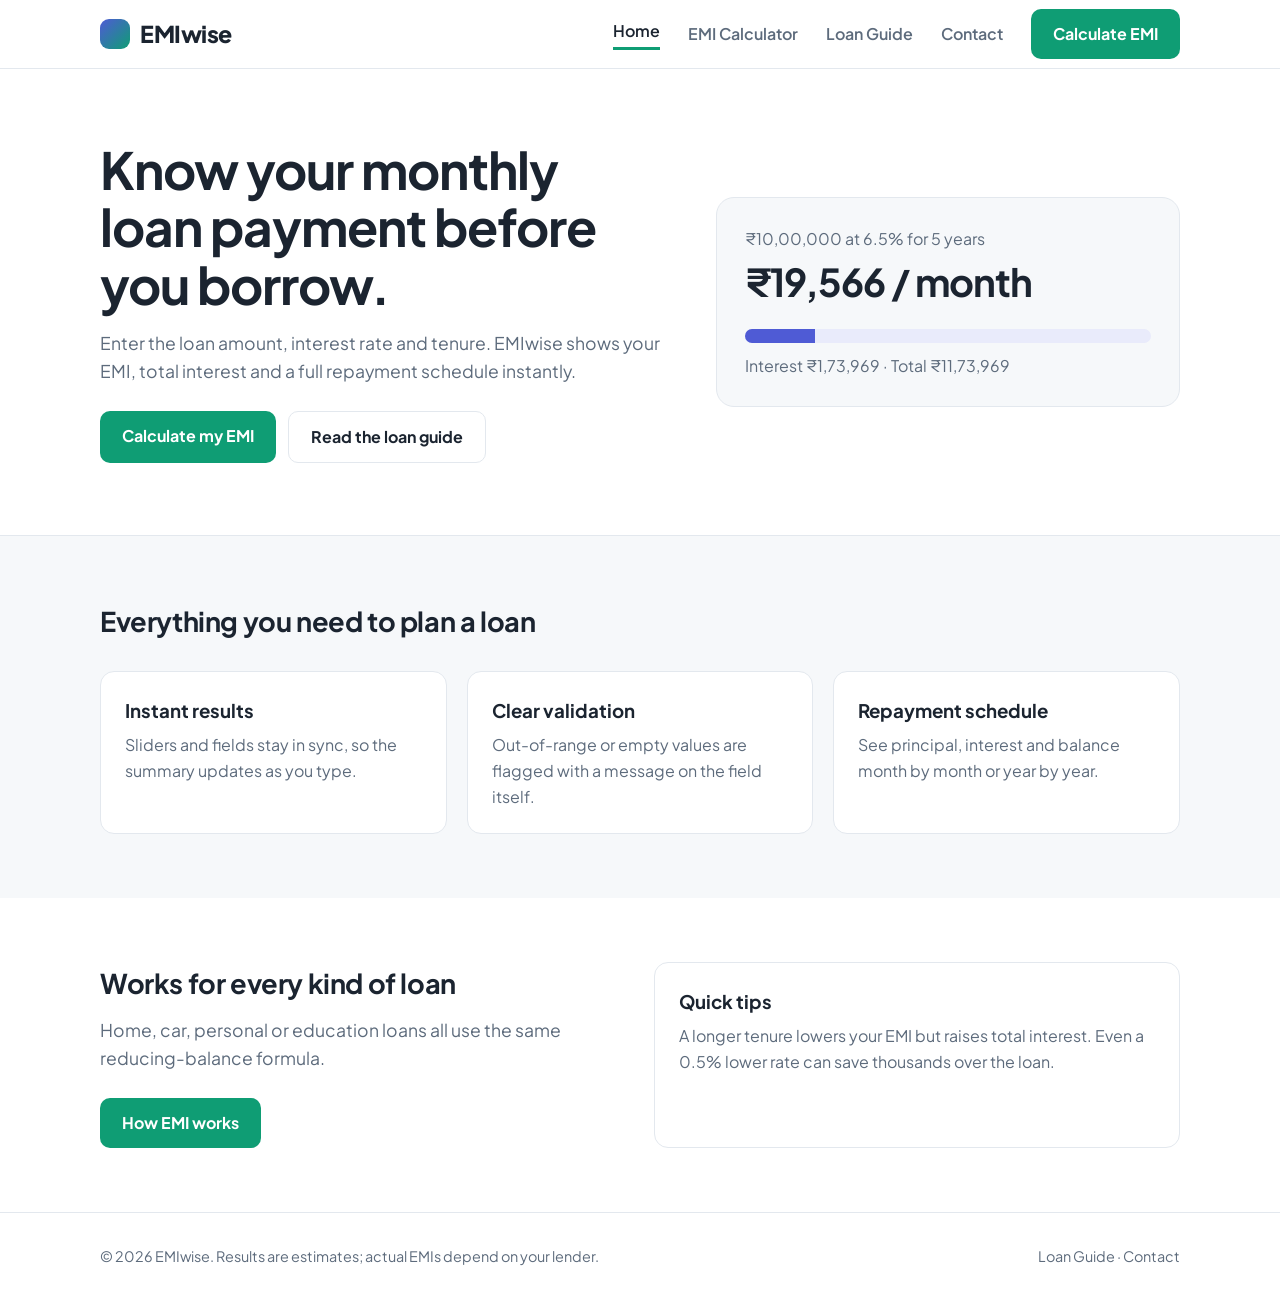
<file: index.html>
<!DOCTYPE html>
<html lang="en"><head><meta charset="UTF-8"><meta name="viewport" content="width=device-width,initial-scale=1">
<title>Home | EMIwise</title><meta name="description" content="EMIwise: free EMI calculator with amortization schedule and loan guides.">
<link rel="preconnect" href="https://fonts.googleapis.com"><link href="https://fonts.googleapis.com/css2?family=Plus+Jakarta+Sans:wght@400;600;700;800&display=swap" rel="stylesheet">
<link rel="stylesheet" href="style.css"></head><body>
<header><div class="wrap nav"><a class="logo" href="index.html"><i></i>EMIwise</a>
<button id="burger" aria-label="Menu">☰</button>
<nav class="menu" id="menu"><a href="index.html" class=on>Home</a><a href="calculator.html">EMI Calculator</a><a href="guide.html">Loan Guide</a><a href="contact.html">Contact</a><a class="btn" href="calculator.html" style="color:#fff">Calculate EMI</a></nav></div></header>
<section class="hero"><div class="wrap"><div>
<h1>Know your monthly loan payment before you borrow.</h1>
<p class="lead">Enter the loan amount, interest rate and tenure. EMIwise shows your EMI, total interest and a full repayment schedule instantly.</p>
<div class="row"><a class="btn" href="calculator.html">Calculate my EMI</a><a class="btn ghost" href="guide.html">Read the loan guide</a></div></div>
<div class="sample"><span style="color:var(--muted)">₹10,00,000 at 6.5% for 5 years</span><b>₹19,566 / month</b>
<div class="bar"><span></span></div><span style="color:var(--muted)">Interest ₹1,73,969 · Total ₹11,73,969</span></div></div></section>
<section class="s"><div class="wrap"><h2>Everything you need to plan a loan</h2>
<div class="grid"><div class="card"><h3>Instant results</h3><p>Sliders and fields stay in sync, so the summary updates as you type.</p></div>
<div class="card"><h3>Clear validation</h3><p>Out-of-range or empty values are flagged with a message on the field itself.</p></div>
<div class="card"><h3>Repayment schedule</h3><p>See principal, interest and balance month by month or year by year.</p></div></div></div></section>
<section class="s" style="background:#fff"><div class="wrap two"><div><h2>Works for every kind of loan</h2><p class="lead">Home, car, personal or education loans all use the same reducing-balance formula.</p><a class="btn" href="guide.html">How EMI works</a></div>
<div class="card"><h3>Quick tips</h3><p>A longer tenure lowers your EMI but raises total interest. Even a 0.5% lower rate can save thousands over the loan.</p></div></div></section>
<footer><div class="wrap"><span>© 2026 EMIwise. Results are estimates; actual EMIs depend on your lender.</span><span><a href="guide.html">Loan Guide</a> · <a href="contact.html">Contact</a></span></div></footer>
<script src="app.js"></script></body></html>
</file>
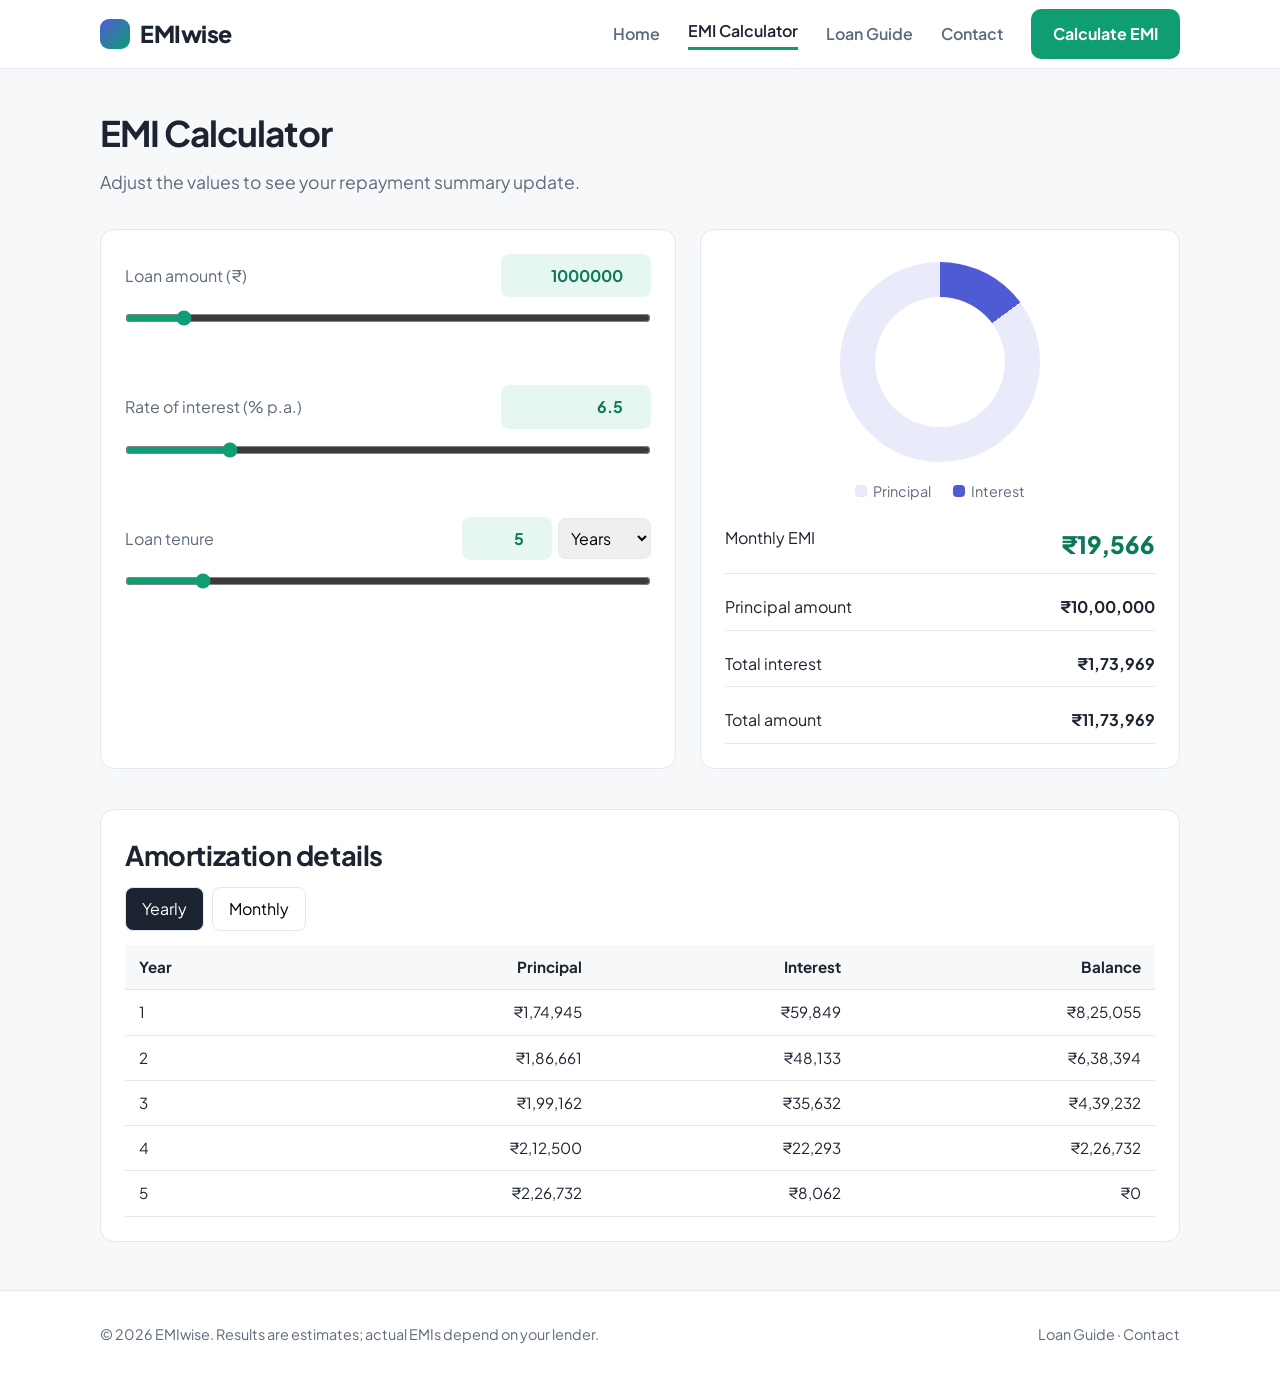
<file: calculator.html>
<!DOCTYPE html>
<html lang="en"><head><meta charset="UTF-8"><meta name="viewport" content="width=device-width,initial-scale=1">
<title>EMI Calculator | EMIwise</title><meta name="description" content="EMIwise: free EMI calculator with amortization schedule and loan guides.">
<link rel="preconnect" href="https://fonts.googleapis.com"><link href="https://fonts.googleapis.com/css2?family=Plus+Jakarta+Sans:wght@400;600;700;800&display=swap" rel="stylesheet">
<link rel="stylesheet" href="style.css"></head><body>
<header><div class="wrap nav"><a class="logo" href="index.html"><i></i>EMIwise</a>
<button id="burger" aria-label="Menu">☰</button>
<nav class="menu" id="menu"><a href="index.html">Home</a><a href="calculator.html" class=on>EMI Calculator</a><a href="guide.html">Loan Guide</a><a href="contact.html">Contact</a><a class="btn" href="calculator.html" style="color:#fff">Calculate EMI</a></nav></div></header>
<div class="wrap"><div class="page-h"><h1 style="font-size:2.2rem">EMI Calculator</h1><p class="lead" style="margin:0">Adjust the values to see your repayment summary update.</p></div>
<div class="calc"><div class="card" id="inputs">
<div class="field"><div class="top"><label for="amt">Loan amount (₹)</label><input type="number" id="amt" value="1000000" min="10000" max="50000000"></div><input type="range" id="amtR" min="10000" max="10000000" step="10000" value="1000000" aria-label="Loan amount slider"><span class="err" id="amtE"></span></div>
<div class="field"><div class="top"><label for="rate">Rate of interest (% p.a.)</label><input type="number" id="rate" value="6.5" min="1" max="30" step="0.1"></div><input type="range" id="rateR" min="1" max="30" step="0.1" value="6.5" aria-label="Interest rate slider"><span class="err" id="rateE"></span></div>
<div class="field"><div class="top"><label for="ten">Loan tenure</label><span><input type="number" id="ten" value="5" min="1" max="30" style="width:90px"><select id="unit" aria-label="Tenure unit"><option value="12">Years</option><option value="1">Months</option></select></span></div><input type="range" id="tenR" min="1" max="30" step="1" value="5" aria-label="Tenure slider"><span class="err" id="tenE"></span></div></div>
<div class="card"><div class="donut" id="donut" role="img" aria-label="Principal versus interest chart"></div>
<div class="legend"><span><i style="background:var(--indigo-t);border:1px solid var(--line)"></i>Principal</span><span><i style="background:var(--indigo)"></i>Interest</span></div>
<div class="res"><div><span>Monthly EMI</span><span class="big" id="emi">-</span></div><div><span>Principal amount</span><b id="pri">-</b></div><div><span>Total interest</span><b id="int">-</b></div><div><span>Total amount</span><b id="tot">-</b></div></div></div></div>
<div class="card" style="margin-bottom:48px"><h2>Amortization details</h2><div class="tabs"><button id="tY" class="on">Yearly</button><button id="tM">Monthly</button></div><div class="tw"><table><thead><tr><th id="pl">Year</th><th>Principal</th><th>Interest</th><th>Balance</th></tr></thead><tbody id="rows"></tbody></table></div></div></div>
<footer><div class="wrap"><span>© 2026 EMIwise. Results are estimates; actual EMIs depend on your lender.</span><span><a href="guide.html">Loan Guide</a> · <a href="contact.html">Contact</a></span></div></footer>
<script src="app.js"></script></body></html>
</file>
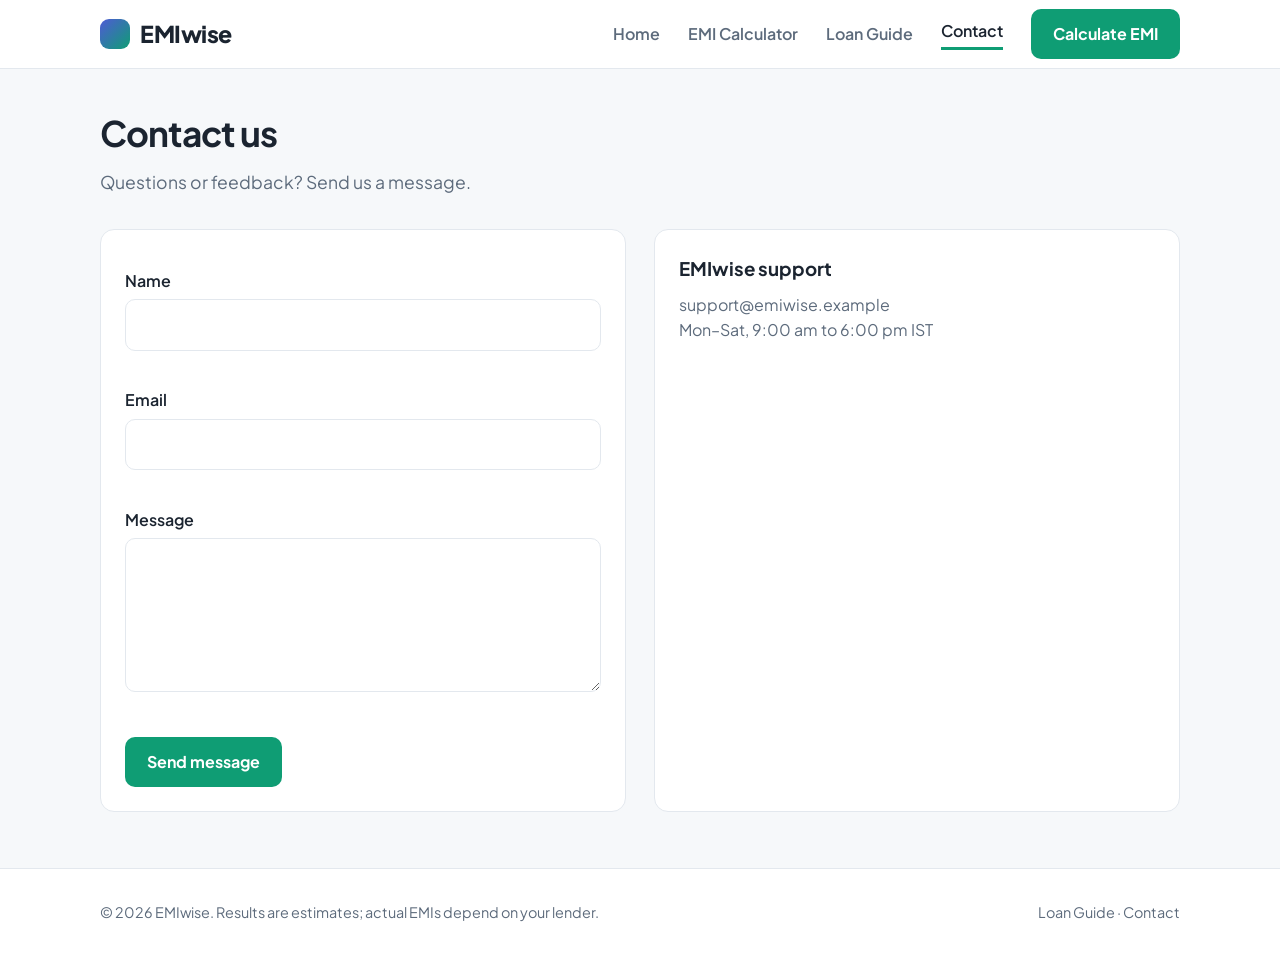
<file: contact.html>
<!DOCTYPE html>
<html lang="en"><head><meta charset="UTF-8"><meta name="viewport" content="width=device-width,initial-scale=1">
<title>Contact | EMIwise</title><meta name="description" content="EMIwise: free EMI calculator with amortization schedule and loan guides.">
<link rel="preconnect" href="https://fonts.googleapis.com"><link href="https://fonts.googleapis.com/css2?family=Plus+Jakarta+Sans:wght@400;600;700;800&display=swap" rel="stylesheet">
<link rel="stylesheet" href="style.css"></head><body>
<header><div class="wrap nav"><a class="logo" href="index.html"><i></i>EMIwise</a>
<button id="burger" aria-label="Menu">☰</button>
<nav class="menu" id="menu"><a href="index.html">Home</a><a href="calculator.html">EMI Calculator</a><a href="guide.html">Loan Guide</a><a href="contact.html" class=on>Contact</a><a class="btn" href="calculator.html" style="color:#fff">Calculate EMI</a></nav></div></header>
<div class="wrap"><div class="page-h"><h1 style="font-size:2.2rem">Contact us</h1><p class="lead" style="margin:0">Questions or feedback? Send us a message.</p></div>
<div class="two" style="margin:24px 0 56px"><form class="card form" id="cf" novalidate><label for="n">Name</label><input id="n"><span class="err" id="nE"></span>
<label for="e">Email</label><input id="e" type="email"><span class="err" id="eE"></span><label for="m">Message</label><textarea id="m" rows="5"></textarea><span class="err" id="mE"></span>
<button class="btn" style="margin-top:16px">Send message</button><div class="ok" id="ok" role="status">Thanks! Your message has been sent.</div></form>
<div class="card"><h3>EMIwise support</h3><p style="margin-top:8px">support@emiwise.example<br>Mon–Sat, 9:00 am to 6:00 pm IST</p></div></div></div>
<footer><div class="wrap"><span>© 2026 EMIwise. Results are estimates; actual EMIs depend on your lender.</span><span><a href="guide.html">Loan Guide</a> · <a href="contact.html">Contact</a></span></div></footer>
<script src="app.js"></script></body></html>
</file>
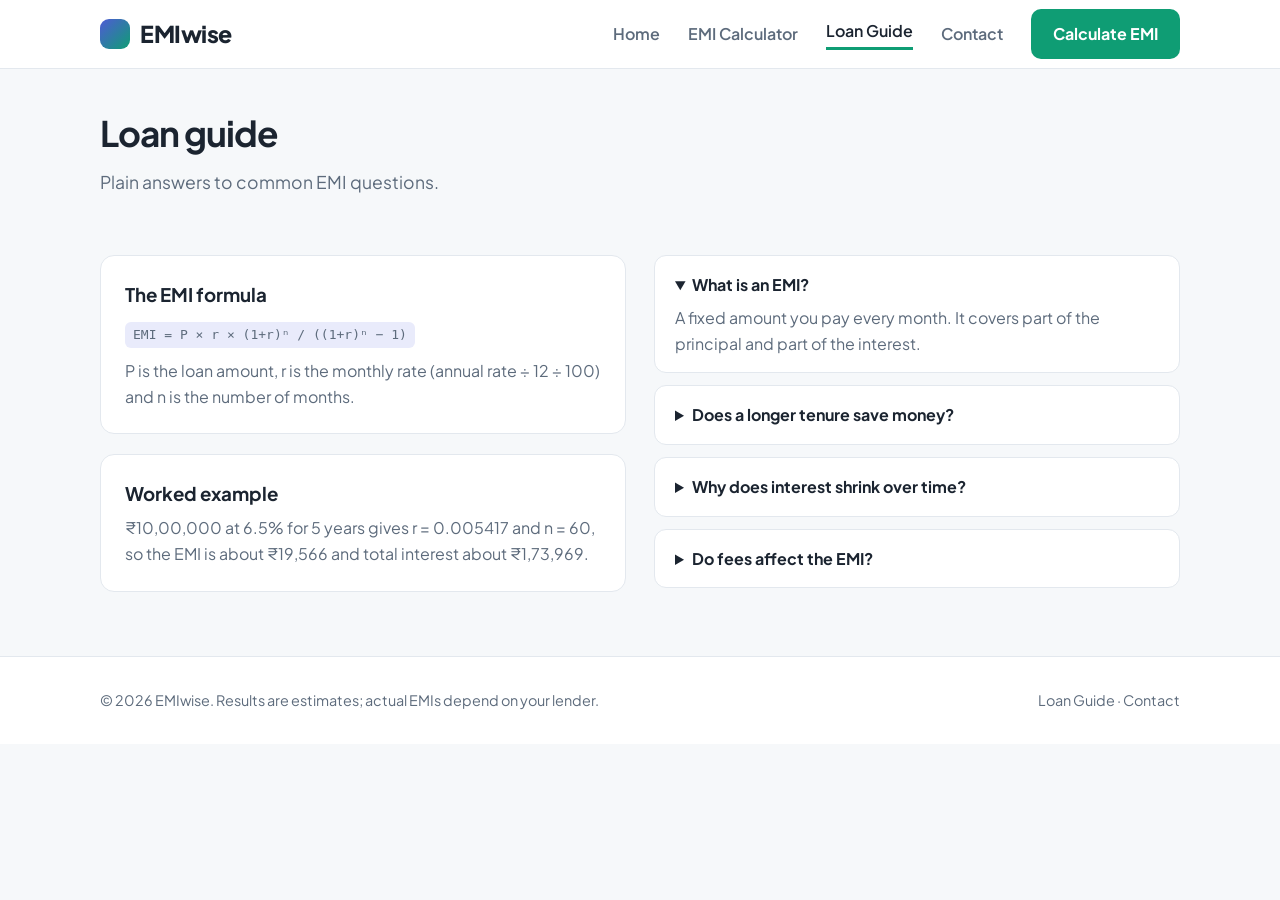
<file: guide.html>
<!DOCTYPE html>
<html lang="en"><head><meta charset="UTF-8"><meta name="viewport" content="width=device-width,initial-scale=1">
<title>Loan Guide | EMIwise</title><meta name="description" content="EMIwise: free EMI calculator with amortization schedule and loan guides.">
<link rel="preconnect" href="https://fonts.googleapis.com"><link href="https://fonts.googleapis.com/css2?family=Plus+Jakarta+Sans:wght@400;600;700;800&display=swap" rel="stylesheet">
<link rel="stylesheet" href="style.css"></head><body>
<header><div class="wrap nav"><a class="logo" href="index.html"><i></i>EMIwise</a>
<button id="burger" aria-label="Menu">☰</button>
<nav class="menu" id="menu"><a href="index.html">Home</a><a href="calculator.html">EMI Calculator</a><a href="guide.html" class=on>Loan Guide</a><a href="contact.html">Contact</a><a class="btn" href="calculator.html" style="color:#fff">Calculate EMI</a></nav></div></header>
<div class="wrap"><div class="page-h"><h1 style="font-size:2.2rem">Loan guide</h1><p class="lead">Plain answers to common EMI questions.</p></div>
<div class="two" style="margin:24px 0 56px"><div><div class="card" style="margin-bottom:20px"><h3>The EMI formula</h3><p style="margin:10px 0"><code>EMI = P × r × (1+r)ⁿ / ((1+r)ⁿ − 1)</code></p><p>P is the loan amount, r is the monthly rate (annual rate ÷ 12 ÷ 100) and n is the number of months.</p></div>
<div class="card"><h3>Worked example</h3><p>₹10,00,000 at 6.5% for 5 years gives r = 0.005417 and n = 60, so the EMI is about ₹19,566 and total interest about ₹1,73,969.</p></div></div>
<div><details open><summary>What is an EMI?</summary><p>A fixed amount you pay every month. It covers part of the principal and part of the interest.</p></details>
<details><summary>Does a longer tenure save money?</summary><p>It lowers the monthly EMI but increases the total interest you pay.</p></details>
<details><summary>Why does interest shrink over time?</summary><p>Interest is charged on the remaining balance, so each payment reduces more principal than the last.</p></details>
<details><summary>Do fees affect the EMI?</summary><p>Processing fees and insurance are not included here. Ask your lender for the final figure.</p></details></div></div></div>
<footer><div class="wrap"><span>© 2026 EMIwise. Results are estimates; actual EMIs depend on your lender.</span><span><a href="guide.html">Loan Guide</a> · <a href="contact.html">Contact</a></span></div></footer>
<script src="app.js"></script></body></html>
</file>
<file: style.css>
:root{--ink:#1b2430;--muted:#5d6b7c;--line:#e3e8ee;--bg:#f6f8fa;--card:#fff;--green:#0f9d74;--green-d:#0b7a5a;--tint:#e6f6f0;--indigo:#4f5bd5;--indigo-t:#e9ebfb;--err:#c6362b}
*{box-sizing:border-box;margin:0}
body{font-family:"Plus Jakarta Sans",system-ui,-apple-system,"Segoe UI",sans-serif;color:var(--ink);background:var(--bg);line-height:1.6}
a{color:inherit;text-decoration:none}
:focus-visible{outline:3px solid var(--indigo);outline-offset:2px}
.wrap{max-width:1120px;margin:0 auto;padding:0 20px}
header{background:#fff;border-bottom:1px solid var(--line);position:sticky;top:0;z-index:5}
.nav{display:flex;align-items:center;justify-content:space-between;height:68px}
.logo{font-weight:800;font-size:1.45rem;letter-spacing:-.5px;display:flex;align-items:center;gap:10px}
.logo i{width:30px;height:30px;border-radius:9px;background:linear-gradient(135deg,var(--indigo),var(--green))}
.menu{display:flex;gap:28px;align-items:center;font-weight:600;color:var(--muted)}
.menu a:hover,.menu a.on{color:var(--ink)}
.menu a.on{border-bottom:3px solid var(--green);padding-bottom:4px}
.btn{display:inline-block;background:var(--green);color:#fff;font-weight:700;padding:12px 22px;border:0;border-radius:10px;cursor:pointer;font:inherit;font-weight:700}
.btn:hover{background:var(--green-d)}
.btn.ghost{background:#fff;color:var(--ink);border:1px solid var(--line)}
#burger{display:none;background:none;border:1px solid var(--line);border-radius:8px;padding:6px 12px;font-size:1.2rem}
.hero{background:#fff;border-bottom:1px solid var(--line);padding:72px 0}
.hero .wrap{display:grid;grid-template-columns:1.1fr .9fr;gap:48px;align-items:center}
h1{font-size:clamp(2rem,4.5vw,3.2rem);line-height:1.12;letter-spacing:-1px;margin-bottom:16px}
h2{font-size:1.7rem;letter-spacing:-.4px;margin-bottom:10px}
.lead{color:var(--muted);font-size:1.1rem;max-width:52ch;margin-bottom:26px}
.row{display:flex;gap:12px;flex-wrap:wrap}
.sample{background:var(--bg);border:1px solid var(--line);border-radius:18px;padding:28px}
.sample b{font-size:2.4rem;display:block;letter-spacing:-1px}
.bar{height:14px;border-radius:9px;background:var(--indigo-t);overflow:hidden;margin:16px 0 10px}
.bar span{display:block;height:100%;width:17.4%;background:var(--indigo)}
section.s{padding:64px 0}
.grid{display:grid;grid-template-columns:repeat(3,1fr);gap:20px;margin-top:28px}
.card{background:var(--card);border:1px solid var(--line);border-radius:14px;padding:24px}
.card h3{margin-bottom:6px}.card p{color:var(--muted)}
.page-h{padding:44px 0 8px}
.calc{display:grid;grid-template-columns:1.2fr 1fr;gap:24px;margin:24px 0 40px}
.field{margin-bottom:30px}
.field .top{display:flex;justify-content:space-between;align-items:center;margin-bottom:10px;color:var(--muted)}
.field input[type=number]{width:150px;text-align:right;font:inherit;font-weight:700;color:var(--green-d);background:var(--tint);border:1px solid transparent;border-radius:8px;padding:8px 12px}
.field select{font:inherit;padding:8px;border-radius:8px;border:1px solid var(--line);margin-left:6px}
input.bad{border-color:var(--err)!important;background:#fdeceb!important}
.err{color:var(--err);font-size:.85rem;min-height:1.2em;display:block;margin-top:6px}
input[type=range]{width:100%;accent-color:var(--green)}
.res{display:grid;gap:10px}
.res div{display:flex;justify-content:space-between;padding:10px 0;border-bottom:1px solid var(--line)}
.res .big{font-size:1.5rem;font-weight:800;color:var(--green-d)}
.donut{width:200px;height:200px;border-radius:50%;margin:8px auto 18px;background:conic-gradient(var(--indigo) 0 17%,var(--indigo-t) 0);display:grid;place-items:center}
.donut::after{content:"";width:130px;height:130px;background:#fff;border-radius:50%}
.legend{display:flex;justify-content:center;gap:22px;font-size:.9rem;color:var(--muted);margin-bottom:12px}
.legend i{display:inline-block;width:12px;height:12px;border-radius:4px;margin-right:6px}
.tabs{display:flex;gap:8px;margin-bottom:14px}
.tabs button{padding:8px 16px;border:1px solid var(--line);background:#fff;border-radius:8px;font:inherit;cursor:pointer}
.tabs button.on{background:var(--ink);color:#fff}
.tw{overflow-x:auto;max-height:420px;overflow-y:auto}
table{width:100%;border-collapse:collapse;font-size:.95rem}
th,td{padding:10px 14px;text-align:right;border-bottom:1px solid var(--line)}
th:first-child,td:first-child{text-align:left}
th{background:var(--bg);position:sticky;top:0}
details{background:#fff;border:1px solid var(--line);border-radius:12px;padding:16px 20px;margin-bottom:12px}
summary{font-weight:700;cursor:pointer}details p{color:var(--muted);margin-top:8px}
code{background:var(--indigo-t);padding:3px 8px;border-radius:6px;display:inline-block}
.two{display:grid;grid-template-columns:1fr 1fr;gap:28px}
.form label{display:block;font-weight:600;margin:14px 0 6px}
.form input,.form textarea{width:100%;font:inherit;padding:12px;border:1px solid var(--line);border-radius:10px}
.ok{background:var(--tint);color:var(--green-d);padding:14px;border-radius:10px;margin-top:16px;display:none}
footer{background:#fff;border-top:1px solid var(--line);padding:32px 0;color:var(--muted);font-size:.9rem}
footer .wrap{display:flex;justify-content:space-between;flex-wrap:wrap;gap:12px}
@media(max-width:820px){.hero .wrap,.calc,.two,.grid{grid-template-columns:1fr}
#burger{display:block}.menu{display:none;position:absolute;top:68px;left:0;right:0;background:#fff;flex-direction:column;padding:18px;border-bottom:1px solid var(--line);align-items:flex-start}.menu.open{display:flex}}
</file>
